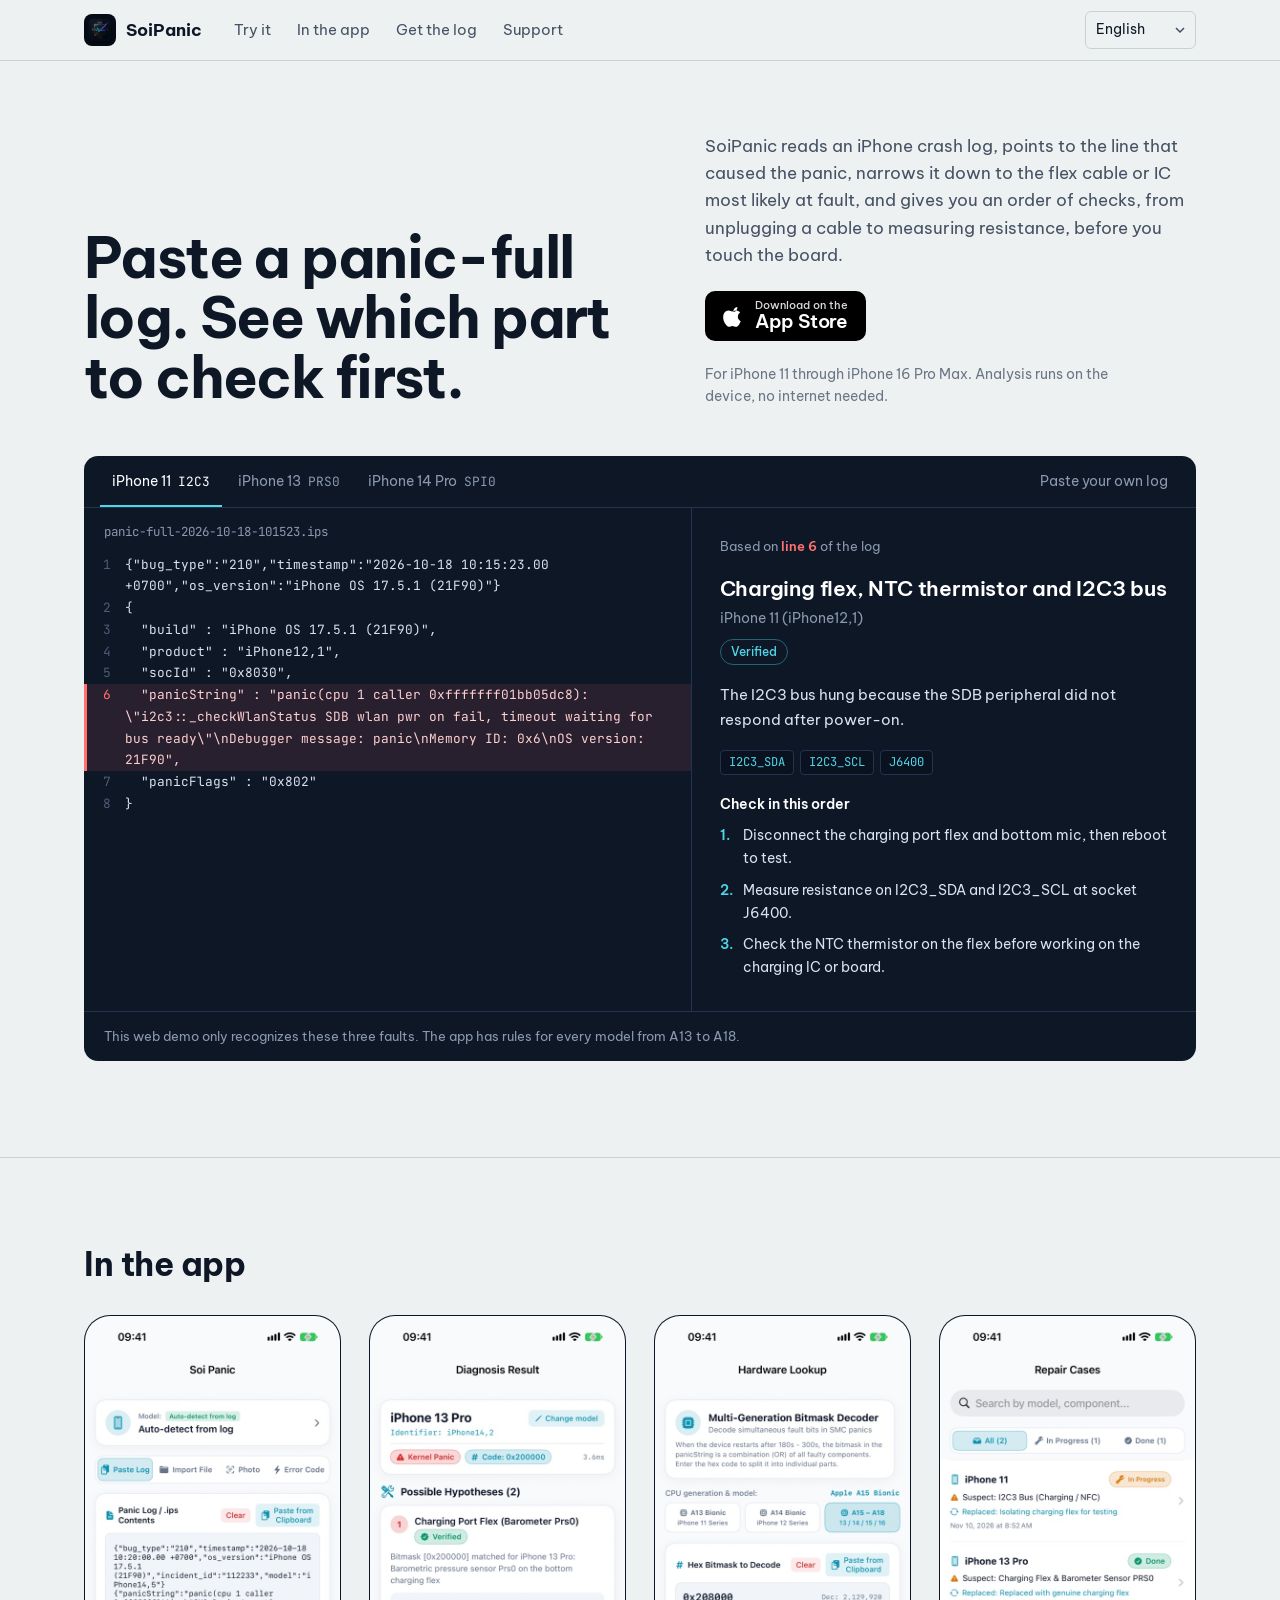
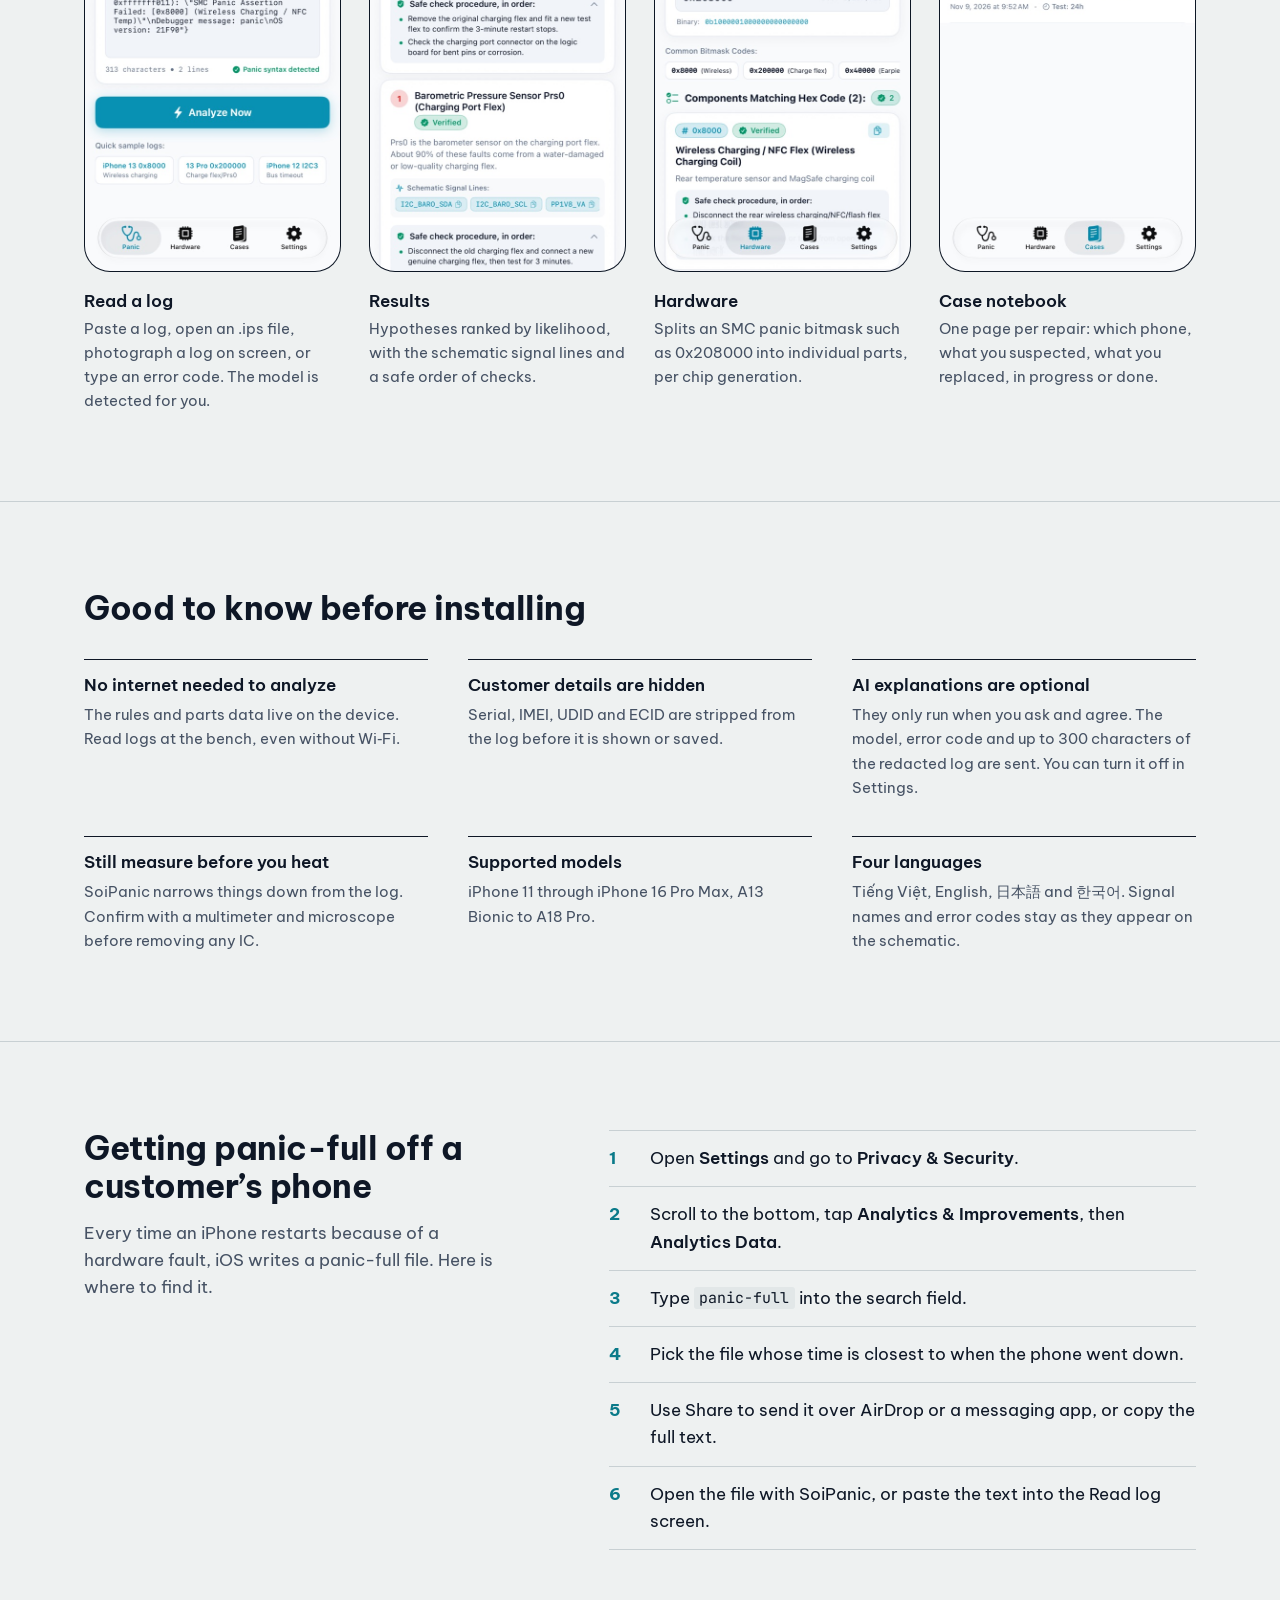
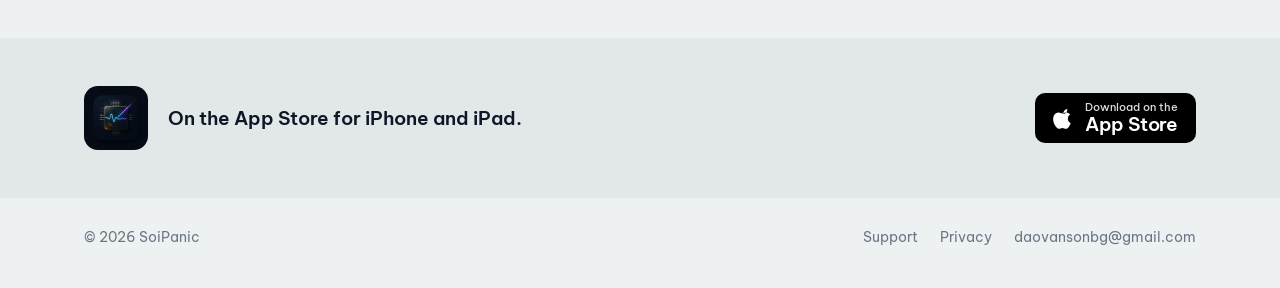
<file: index.html>
<!DOCTYPE html>
<html lang="vi">
<head>
  <meta charset="UTF-8">
  <meta name="viewport" content="width=device-width, initial-scale=1.0">
  <meta name="apple-itunes-app" content="app-id=6824146332">
  <title>SoiPanic – đọc log panic-full của iPhone, khoanh vùng linh kiện lỗi</title>
  <meta name="description" content="SoiPanic đọc log panic-full của iPhone, chỉ ra dòng lỗi, khoanh vùng cáp hoặc IC nghi vấn và gợi ý thứ tự kiểm tra an toàn. Dành cho thợ sửa điện thoại.">
  <meta name="theme-color" content="#EEF1F1">

  <meta property="og:type" content="website">
  <meta property="og:url" content="https://app-works-247.github.io/soipanic/">
  <meta property="og:title" content="SoiPanic – đọc log panic-full của iPhone">
  <meta property="og:description" content="Dán log panic-full, xem linh kiện nào cần kiểm tra trước.">
  <meta property="og:image" content="https://app-works-247.github.io/soipanic/assets/app_icon.png">
  <meta name="twitter:card" content="summary">

  <link rel="icon" type="image/svg+xml" href="assets/favicon.svg">
  <link rel="apple-touch-icon" href="assets/web/apple-touch-icon.png">
  <link rel="preconnect" href="https://fonts.googleapis.com">
  <link rel="preconnect" href="https://fonts.gstatic.com" crossorigin>
  <link href="https://fonts.googleapis.com/css2?family=Be+Vietnam+Pro:wght@400;500;600;700&family=JetBrains+Mono:wght@400;600&display=swap" rel="stylesheet">
  <link rel="stylesheet" href="css/style.css">
</head>
<body>
  <a class="skip" href="#main" data-i18n="skip">Bỏ qua, tới nội dung</a>

  <header class="site-header">
    <div class="wrap bar">
      <a href="index.html" class="brand">
        <img src="assets/web/icon-128.png" alt="" width="32" height="32">
        <span>SoiPanic</span>
      </a>

      <nav class="nav" id="siteNav" aria-label="Chính">
        <a href="#demo" data-i18n="nav_demo">Dùng thử</a>
        <a href="#app" data-i18n="nav_app">Trong ứng dụng</a>
        <a href="#get-log" data-i18n="nav_log">Lấy log</a>
        <a href="support.html" data-i18n="nav_support">Hỗ trợ</a>
      </nav>

      <div class="bar-end">
        <label class="lang">
          <span class="sr-only">Ngôn ngữ / Language</span>
          <select id="langSelect">
            <option value="vi">Tiếng Việt</option>
            <option value="en">English</option>
            <option value="ja">日本語</option>
            <option value="ko">한국어</option>
          </select>
        </label>
        <button class="nav-toggle" id="navToggle" aria-expanded="false" aria-controls="siteNav">
          <span class="sr-only">Menu</span>
          <svg width="22" height="22" viewBox="0 0 24 24" fill="none" stroke="currentColor" stroke-width="2" aria-hidden="true"><path d="M4 7h16M4 12h16M4 17h16"/></svg>
        </button>
      </div>
    </div>
  </header>

  <main id="main">
    <section class="hero">
      <div class="wrap hero-grid">
        <h1 data-i18n="hero_title">Dán log panic-full, xem linh kiện nào cần kiểm tra trước.</h1>
        <div class="hero-side">
          <p class="lede" data-i18n="hero_sub">SoiPanic đọc nhật ký sập nguồn của iPhone, chỉ ra dòng gây lỗi, khoanh vùng cáp hoặc IC nghi vấn và gợi ý thứ tự kiểm tra, từ tháo cáp tới đo trở kháng, trước khi phải đụng vào main.</p>
          <a class="store" href="https://apps.apple.com/app/id6824146332" target="_blank" rel="noopener">
            <svg viewBox="0 0 24 24" aria-hidden="true"><path d="M18.71 19.5c-.83 1.24-1.71 2.45-3.05 2.47-1.34.03-1.77-.79-3.29-.79-1.53 0-2 .77-3.27.82-1.31.05-2.3-1.32-3.14-2.53C4.25 17 2.94 12.45 4.7 9.39c.87-1.52 2.43-2.48 4.12-2.51 1.28-.02 2.5.87 3.29.87.78 0 2.26-1.07 3.81-.91.65.03 2.47.26 3.64 1.98-.09.06-2.17 1.28-2.15 3.81.03 3.02 2.65 4.03 2.68 4.04-.03.07-.42 1.44-1.38 2.83M15.97 6.84c.65-.82 1.1-1.95.97-3.08-1 .04-2.17.67-2.82 1.44-.58.67-1.08 1.83-.95 2.94 1.12.09 2.22-.57 2.8-1.3"/></svg>
            <span><small data-i18n="store_small">Tải trên</small> App Store</span>
          </a>
          <p class="fine" data-i18n="hero_fine">Cho iPhone 11 đến iPhone 16 Pro Max. Phân tích chạy ngay trên máy, không cần mạng.</p>
        </div>
      </div>

      <!-- Bàn soi log: điểm nhấn chính của trang -->
      <div class="wrap" id="demo">
        <div class="bench">
          <div class="bench-tabs" role="tablist" aria-label="Log mẫu">
            <button role="tab" aria-selected="true" data-sample="sample1">iPhone 11 <span>I2C3</span></button>
            <button role="tab" aria-selected="false" data-sample="sample2">iPhone 13 <span>PRS0</span></button>
            <button role="tab" aria-selected="false" data-sample="sample3">iPhone 14 Pro <span>SPI0</span></button>
            <button role="tab" aria-selected="false" data-sample="custom" data-i18n="demo_tab_paste">Dán log của bạn</button>
          </div>

          <div class="bench-body">
            <div class="log-pane">
              <div class="log-head">
                <span class="log-file" id="logFile">panic-full-2026-10-18-101523.ips</span>
                <button class="log-edit-btn" id="editBtn" hidden data-i18n="demo_edit">Sửa log</button>
              </div>
              <ol class="log-view" id="logView" aria-label="Nội dung log"></ol>
              <div class="log-edit" id="logEdit" hidden>
                <label class="sr-only" for="logInput" data-i18n="demo_input_label">Nội dung log panic-full</label>
                <textarea id="logInput" spellcheck="false" data-i18n-placeholder="demo_placeholder" placeholder="Dán toàn bộ nội dung tệp panic-full (.ips) vào đây"></textarea>
                <button class="btn" id="analyzeBtn" data-i18n="demo_analyze">Phân tích</button>
              </div>
            </div>

            <div class="diag-pane" id="diagPane" aria-live="polite"></div>
          </div>

          <p class="bench-foot" data-i18n="demo_foot">Bản demo trên web chỉ nhận ra ba mẫu lỗi này. Ứng dụng có bộ luật cho từng dòng máy, chip A13 đến A18.</p>
        </div>
      </div>
    </section>

    <section class="section" id="app">
      <div class="wrap">
        <h2 data-i18n="app_title">Trong ứng dụng</h2>
        <div class="screens">
          <figure>
            <img data-shot="1" src="assets/web/app-vi-1.jpg" width="533" height="1160" loading="lazy" alt="Màn hình dán log panic">
            <figcaption>
              <h3 data-i18n="shot1_t">Soi log</h3>
              <p data-i18n="shot1_d">Dán log, mở tệp .ips, chụp ảnh màn hình log hoặc gõ mã lỗi. Ứng dụng tự nhận dòng máy.</p>
            </figcaption>
          </figure>
          <figure>
            <img data-shot="2" src="assets/web/app-vi-2.jpg" width="533" height="1160" loading="lazy" alt="Màn hình kết quả chẩn đoán">
            <figcaption>
              <h3 data-i18n="shot2_t">Kết quả</h3>
              <p data-i18n="shot2_d">Các giả thuyết xếp theo khả năng, kèm đường tín hiệu trên sơ đồ và quy trình kiểm tra an toàn.</p>
            </figcaption>
          </figure>
          <figure>
            <img data-shot="4" src="assets/web/app-vi-4.jpg" width="533" height="1160" loading="lazy" alt="Màn hình giải mã bitmask phần cứng">
            <figcaption>
              <h3 data-i18n="shot3_t">Phần cứng</h3>
              <p data-i18n="shot3_d">Tách mã bitmask của SMC panic, ví dụ 0x208000, thành từng linh kiện theo thế hệ chip.</p>
            </figcaption>
          </figure>
          <figure>
            <img data-shot="5" src="assets/web/app-vi-5.jpg" width="533" height="1160" loading="lazy" alt="Màn hình sổ tay ca sửa">
            <figcaption>
              <h3 data-i18n="shot4_t">Sổ tay</h3>
              <p data-i18n="shot4_d">Mỗi ca một trang: máy nào, nghi gì, đã thay gì, đang sửa hay đã xong.</p>
            </figcaption>
          </figure>
        </div>
      </div>
    </section>

    <section class="section" id="notes">
      <div class="wrap">
        <h2 data-i18n="notes_title">Nên biết trước khi cài</h2>
        <div class="notes">
          <div>
            <h3 data-i18n="n1_t">Không cần mạng để phân tích</h3>
            <p data-i18n="n1_d">Bộ luật và dữ liệu linh kiện nằm sẵn trong máy. Soi log ngay tại bàn sửa, kể cả khi không có Wi‑Fi.</p>
          </div>
          <div>
            <h3 data-i18n="n2_t">Thông tin của khách được ẩn</h3>
            <p data-i18n="n2_d">Serial, IMEI, UDID và ECID bị xóa khỏi log trước khi hiển thị hay lưu lại.</p>
          </div>
          <div>
            <h3 data-i18n="n3_t">Giải thích bằng AI là tùy chọn</h3>
            <p data-i18n="n3_d">Chỉ chạy khi bạn bấm hỏi và đồng ý. Khi đó dòng máy, mã lỗi và tối đa 300 ký tự log đã ẩn thông tin được gửi đi. Tắt hẳn được trong Cài đặt.</p>
          </div>
          <div>
            <h3 data-i18n="n4_t">Vẫn phải đo trước khi khò</h3>
            <p data-i18n="n4_d">SoiPanic khoanh vùng dựa trên log. Hãy xác nhận bằng đồng hồ đo và kính hiển vi trước khi tháo IC.</p>
          </div>
          <div>
            <h3 data-i18n="n5_t">Dòng máy hỗ trợ</h3>
            <p data-i18n="n5_d">iPhone 11 đến iPhone 16 Pro Max, chip A13 Bionic đến A18 Pro.</p>
          </div>
          <div>
            <h3 data-i18n="n6_t">Bốn ngôn ngữ</h3>
            <p data-i18n="n6_d">Tiếng Việt, English, 日本語 và 한국어. Tên tín hiệu và mã lỗi giữ nguyên như trên sơ đồ.</p>
          </div>
        </div>
      </div>
    </section>

    <section class="section" id="get-log">
      <div class="wrap split">
        <div>
          <h2 data-i18n="log_title">Lấy tệp panic-full trên máy khách</h2>
          <p data-i18n="log_intro">Mỗi lần iPhone tự khởi động lại vì lỗi phần cứng, iOS ghi lại một tệp panic-full. Đây là cách tìm nó.</p>
        </div>
        <ol class="steps">
          <li data-i18n="log_s1">Mở <b>Cài đặt</b>, vào <b>Quyền riêng tư &amp; Bảo mật</b>.</li>
          <li data-i18n="log_s2">Cuộn xuống cuối, chọn <b>Phân tích &amp; Cải tiến</b>, rồi <b>Dữ liệu phân tích</b>.</li>
          <li data-i18n="log_s3">Gõ <code>panic-full</code> vào ô tìm kiếm.</li>
          <li data-i18n="log_s4">Chọn tệp có giờ gần nhất với lần máy sập nguồn.</li>
          <li data-i18n="log_s5">Bấm Chia sẻ để gửi tệp qua AirDrop hoặc Zalo, hoặc sao chép toàn bộ nội dung.</li>
          <li data-i18n="log_s6">Mở tệp bằng SoiPanic, hoặc dán nội dung vào màn hình Soi log.</li>
        </ol>
      </div>
    </section>

    <section class="closing">
      <div class="wrap closing-row">
        <img src="assets/web/icon-128.png" alt="" width="64" height="64">
        <p data-i18n="close_text">Có trên App Store cho iPhone và iPad.</p>
        <a class="store" href="https://apps.apple.com/app/id6824146332" target="_blank" rel="noopener">
          <svg viewBox="0 0 24 24" aria-hidden="true"><path d="M18.71 19.5c-.83 1.24-1.71 2.45-3.05 2.47-1.34.03-1.77-.79-3.29-.79-1.53 0-2 .77-3.27.82-1.31.05-2.3-1.32-3.14-2.53C4.25 17 2.94 12.45 4.7 9.39c.87-1.52 2.43-2.48 4.12-2.51 1.28-.02 2.5.87 3.29.87.78 0 2.26-1.07 3.81-.91.65.03 2.47.26 3.64 1.98-.09.06-2.17 1.28-2.15 3.81.03 3.02 2.65 4.03 2.68 4.04-.03.07-.42 1.44-1.38 2.83M15.97 6.84c.65-.82 1.1-1.95.97-3.08-1 .04-2.17.67-2.82 1.44-.58.67-1.08 1.83-.95 2.94 1.12.09 2.22-.57 2.8-1.3"/></svg>
          <span><small data-i18n="store_small">Tải trên</small> App Store</span>
        </a>
      </div>
    </section>
  </main>

  <footer class="site-footer">
    <div class="wrap foot">
      <p>© 2026 SoiPanic</p>
      <nav aria-label="Liên kết phụ">
        <a href="support.html" data-i18n="foot_support">Hỗ trợ</a>
        <a href="privacy.html" data-i18n="foot_privacy">Quyền riêng tư</a>
        <a href="mailto:daovansonbg@gmail.com">daovansonbg@gmail.com</a>
      </nav>
    </div>
  </footer>

  <script src="js/main.js"></script>
</body>
</html>
</file>
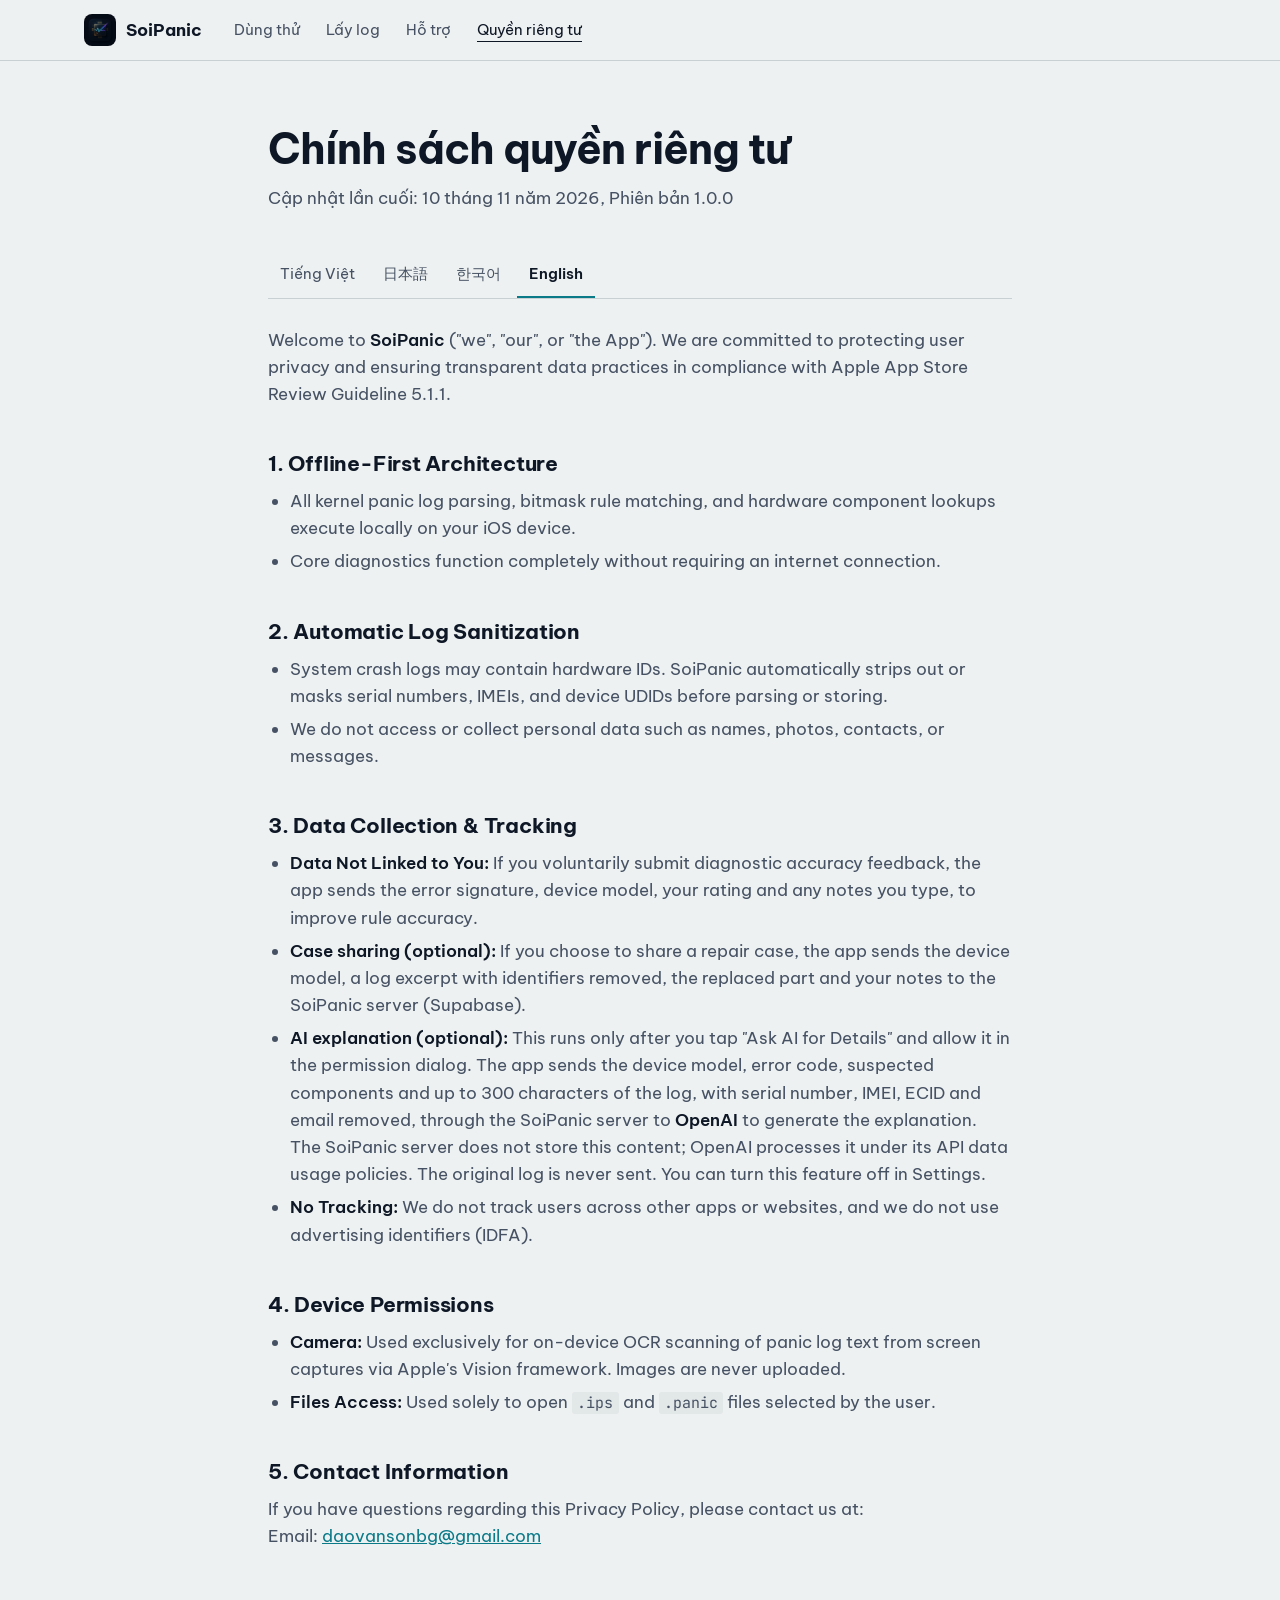
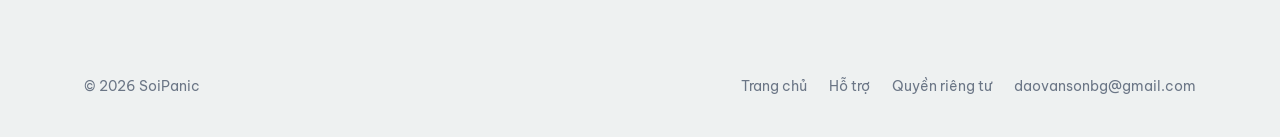
<file: privacy.html>
<!DOCTYPE html>
<html lang="vi">
<head>
  <meta charset="UTF-8">
  <meta name="viewport" content="width=device-width, initial-scale=1.0">
  <title>Chính Sách Quyền Riêng Tư | Privacy Policy - SoiPanic</title>

  <!-- SEO Meta Tags -->
  <meta name="description" content="Chính sách quyền riêng tư của ứng dụng SoiPanic. Cam kết bảo vệ dữ liệu khách hàng, xử lý ngoại tuyến và không thu thập thông tin định danh cá nhân.">
  <meta name="robots" content="index, follow">

  <!-- Favicon -->
  <link rel="icon" type="image/svg+xml" href="assets/favicon.svg">
  <link rel="apple-touch-icon" href="assets/web/apple-touch-icon.png">
  <meta name="theme-color" content="#EEF1F1">
  
  <!-- Google Fonts: Inter -->
  <link rel="preconnect" href="https://fonts.googleapis.com">
  <link rel="preconnect" href="https://fonts.gstatic.com" crossorigin>
  <link href="https://fonts.googleapis.com/css2?family=Be+Vietnam+Pro:wght@400;500;600;700&family=JetBrains+Mono:wght@400;600&display=swap" rel="stylesheet">

  <!-- Stylesheet -->
  <link rel="stylesheet" href="css/style.css">
</head>
<body>

  <a class="skip" href="#main">Bỏ qua, tới nội dung</a>

  <header class="site-header">
    <div class="wrap bar">
      <a href="index.html" class="brand">
        <img src="assets/web/icon-128.png" alt="" width="32" height="32">
        <span>SoiPanic</span>
      </a>
      <nav class="nav" id="siteNav" aria-label="Chính">
        <a href="index.html#demo">Dùng thử</a>
        <a href="index.html#get-log">Lấy log</a>
        <a href="support.html">Hỗ trợ</a>
        <a href="privacy.html" aria-current="page">Quyền riêng tư</a>
      </nav>
      <div class="bar-end">
        <button class="nav-toggle" id="navToggle" aria-expanded="false" aria-controls="siteNav">
          <span class="sr-only">Menu</span>
          <svg width="22" height="22" viewBox="0 0 24 24" fill="none" stroke="currentColor" stroke-width="2" aria-hidden="true"><path d="M4 7h16M4 12h16M4 17h16"/></svg>
        </button>
      </div>
    </div>
  </header>

  <main id="main" class="doc">
    <h1>Chính sách quyền riêng tư</h1>
    <p class="lede">Cập nhật lần cuối: 10 tháng 11 năm 2026, Phiên bản 1.0.0</p>

    <div class="tabs" role="tablist" aria-label="Ngôn ngữ / Language">
      <button role="tab" data-policy="vi" aria-selected="true">Tiếng Việt</button>
      <button role="tab" data-policy="ja" aria-selected="false">日本語</button>
      <button role="tab" data-policy="ko" aria-selected="false">한국어</button>
      <button role="tab" data-policy="en" aria-selected="false">English</button>
    </div>


        <!-- Vietnamese Version -->
        <div id="policy-vi" class="policy" lang="vi">
          <p>
            Chào mừng bạn đến với <strong>SoiPanic</strong> ("chúng tôi", "ứng dụng"). Chúng tôi cam kết bảo vệ quyền riêng tư và dữ liệu cá nhân của người dùng cũng như khách hàng của bạn. Chính sách này giải thích cách thức ứng dụng xử lý dữ liệu khi bạn sử dụng dịch vụ chẩn đoán nhật ký lỗi trên iOS.
          </p>

          <h2>1. Triết Lý Thiết Kế Ưu Tiên Ngoại Tuyến (Offline-First)</h2>
          <p>
            SoiPanic được thiết kế nhằm phục vụ kỹ thuật viên sửa chữa phần cứng điện thoại di động:
          </p>
          <ul>
            <li>Toàn bộ bộ máy phân tích cú pháp (Parser) và luật chẩn đoán lỗi (Rule Engine) chạy trực tiếp trên thiết bị của bạn.</li>
            <li>Ứng dụng <strong>không yêu cầu kết nối mạng</strong> để thực hiện các thao tác quét OCR, dán log, tra cứu mã lỗi hay lưu trữ ca sửa chữa.</li>
          </ul>

          <h2>2. Tự Động Làm Sạch Dữ Liệu Nhạy Cảm (Log Sanitization)</h2>
          <p>
            Trong các tệp nhật ký hệ thống (kernel panic log) của Apple thường có thể chứa các thông tin liên quan đến định danh phần cứng. SoiPanic tích hợp sẵn cơ chế khử khuẩn dữ liệu tự động (Sanitizer):
          </p>
          <ul>
            <li>Tự động loại bỏ hoặc ẩn (masking) các chuỗi số Serial Number, IMEI, UDID, ECID của thiết bị trước khi hiển thị hoặc lưu trữ.</li>
            <li>Chúng tôi <strong>không bao giờ</strong> trích xuất, lưu trữ hay chia sẻ thông tin cá nhân của chủ sở hữu điện thoại (như tên, danh bạ, ảnh, email, tin nhắn).</li>
          </ul>

          <h2>3. Dữ Liệu Chúng Tôi Thu Thập (Nếu Có)</h2>
          <p>
            SoiPanic tuân thủ nghiêm ngặt chuẩn mực về dữ liệu của Apple App Store:
          </p>
          <ul>
            <li><strong>Dữ liệu không liên kết với danh tính của bạn (Data Not Linked to You):</strong> Nếu bạn chủ động bấm gửi "Phản hồi độ chính xác" cho một ca chẩn đoán, ứng dụng gửi mã lỗi kỹ thuật, model máy, đánh giá đúng/sai và ghi chú bạn tự nhập (nếu có) để cải thiện bộ luật.</li>
            <li><strong>Chia sẻ ca sửa (tuỳ chọn):</strong> Khi bạn chủ động chia sẻ một ca sửa, ứng dụng gửi model máy, đoạn trích log đã ẩn thông tin định danh, linh kiện đã thay và ghi chú của bạn lên máy chủ của SoiPanic (Supabase).</li>
            <li><strong>Giải thích bằng AI (tuỳ chọn):</strong> Tính năng chỉ chạy khi bạn bấm "Hỏi AI Chuyên Sâu" và đồng ý trong hộp thoại xin phép. Ứng dụng gửi model máy, mã lỗi, danh sách linh kiện nghi lỗi và tối đa 300 ký tự log đã ẩn Serial, IMEI, ECID, email qua máy chủ SoiPanic tới <strong>OpenAI</strong> để tạo phần giải thích. Máy chủ SoiPanic không lưu nội dung này; OpenAI xử lý theo chính sách dữ liệu API của OpenAI. Log gốc không bao giờ được gửi. Bạn có thể tắt tính năng này trong Cài đặt.</li>
            <li><strong>Không sử dụng để theo dõi (No Tracking):</strong> Chúng tôi không sử dụng bất kỳ thư viện quảng cáo hay công cụ theo dõi hành vi liên ứng dụng nào (Không dùng IDFA).</li>
          </ul>

          <h2>4. Quyền Truy Cập Thiết Bị</h2>
          <p>Ứng dụng chỉ yêu cầu các quyền thực sự cần thiết cho tính năng:</p>
          <ul>
            <li><strong>Camera:</strong> Chỉ kích hoạt khi bạn sử dụng tính năng quét mã OCR để nhận diện chữ trên màn hình log. Hình ảnh chụp được xử lý trực tiếp trên RAM bằng Apple Vision Framework và không bị lưu trữ hay tải lên máy chủ.</li>
            <li><strong>Truy cập Tệp (File Access):</strong> Dùng để mở tệp log định dạng <code>.ips</code> hoặc <code>.panic</code> mà bạn chủ động chọn từ ứng dụng Files.</li>
          </ul>

          <h2>5. Quyền Của Người Dùng & Lưu Trữ Dữ Liệu</h2>
          <p>
            Mọi hồ sơ sửa chữa (Cases) và lịch sử chẩn đoán được lưu trên bộ nhớ cục bộ của máy (Local Storage) thông qua cơ chế mã hóa của hệ điều hành iOS. Bạn có toàn quyền xem, chỉnh sửa hoặc xóa vĩnh viễn các hồ sơ này bất kỳ lúc nào ngay trong mục Cài đặt của ứng dụng.
          </p>

          <h2>6. Liên Hệ Với Chúng Tôi</h2>
          <p>
            Nếu bạn có bất kỳ thắc mắc hoặc yêu cầu nào liên quan đến chính sách quyền riêng tư này, vui lòng liên hệ qua email:
          </p>
          <p>
            <strong>Email hỗ trợ:</strong> <a href="mailto:daovansonbg@gmail.com">daovansonbg@gmail.com</a><br>
            <strong>Kho mã nguồn:</strong> <a href="https://github.com/app-works-247/soipanic" target="_blank" rel="noopener">github.com/app-works-247/soipanic</a>
          </p>
        </div>

        <!-- Japanese Version -->
        <div id="policy-ja" class="policy" lang="ja" hidden>
          <p>
            <strong>SoiPanic</strong>（以下「本アプリ」）は、ユーザーおよびエンドユーザーのプライバシー保護を最優先事項として設計されています。本プライバシーポリシーでは、本アプリがどのようにデータを処理するかをご説明します。
          </p>

          <h2>1. ローカル処理・オフライン設計方針</h2>
          <ul>
            <li>本アプリのカーネルパニックログ構文解析およびハードウェア障害ルールエンジンは、お客様の端末（iOS端末）上で完全にオフラインで動作します。</li>
            <li>パニックログの分析、OCR文字認識、ハードウェア検索を実行する際に、外部サーバーへの通信は発生しません。</li>
          </ul>

          <h2>2. 機密情報の自動マスキング（サニタイズ）</h2>
          <ul>
            <li>パニックログ内に含まれ得る端末固有の識別情報（シリアル番号、UDID、IMEIなど）は、アプリ内部のサニタイザー機能により自動的にマスキング・削除されます。</li>
            <li>お客様の個人情報（氏名、連絡先、写真、メッセージ等）を取得・保存・共有することは一切ありません。</li>
          </ul>

          <h2>3. 収集されるデータ（該当する場合）</h2>
          <ul>
            <li><strong>個人と紐付けられないデータ：</strong> 診断精度向上のためにユーザーが任意でフィードバックを送信した場合にのみ、障害コード、機種、正誤判定、ユーザーが入力したメモ（任意）が送信されます。</li>
            <li><strong>修理事例の共有（任意）：</strong> 修理事例を共有した場合、機種、識別情報を除去したログ抜粋、交換部品、メモがSoiPanicのサーバー（Supabase）に送信されます。</li>
            <li><strong>AI解説（任意）：</strong> 「AIに詳細を聞く」を押し、確認ダイアログで許可した場合のみ動作します。機種、エラーコード、疑わしい部品、シリアル番号・IMEI・ECID・メールアドレスを除去したログ最大300文字が、SoiPanicサーバー経由で<strong>OpenAI</strong>に送信され、解説が生成されます。SoiPanicサーバーはこの内容を保存せず、OpenAIはOpenAIのAPIデータポリシーに従って処理します。元のログは送信されません。この機能は設定でオフにできます。</li>
            <li><strong>トラッキングの不使用：</strong> 本アプリはIDFAなどの広告識別子を利用したトラッキングを行いません。</li>
          </ul>

          <h2>4. デバイスへのアクセス権限</h2>
          <ul>
            <li><strong>カメラ権限：</strong> パニックログ画面のOCR読み取り機能でのみ使用されます。画像は端末内でVisionフレームワークによりリアルタイム処理され、外部送信されません。</li>
          </ul>

          <h2>5. お問い合わせ</h2>
          <p>
            プライバシーに関するお問い合わせは、下記までご連絡ください。<br>
            Eメール：<a href="mailto:daovansonbg@gmail.com">daovansonbg@gmail.com</a>
          </p>
        </div>

        <!-- Korean Version -->
        <div id="policy-ko" class="policy" lang="ko" hidden>
          <p>
            <strong>SoiPanic</strong>(이하 "본 앱")은 사용자의 개인정보와 고객 데이터를 소중히 보호하며, Apple의 App Store 개인정보 보호 가이드라인을 철저히 준수합니다.
          </p>

          <h2>1. 오프라인 우선 설계 (Offline-First)</h2>
          <ul>
            <li>패닉 로그 분석 및 고장 진단 규칙 엔진은 사용자의 기기 내에서 100% 로컬로 작동합니다.</li>
            <li>인터넷 연결 없이도 로그 분석, OCR 문자 인식, 하드웨어 회로 검색 기능이 원활히 실행됩니다.</li>
          </ul>

          <h2>2. 기기 식별 정보의 자동 비식별화 (Sanitization)</h2>
          <ul>
            <li>로그 내에 포함될 수 있는 일련번호(Serial Number), IMEI, UDID 등 기기 고유 식별자는 내부 필터를 통해 자동으로 마스킹 처리됩니다.</li>
            <li>사용자의 이름, 연락처, 사진 등 개인 데이터를 일체 수집하거나 전송하지 않습니다.</li>
          </ul>

          <h2>3. 데이터 수집 및 추적 금지</h2>
          <ul>
            <li><strong>식별되지 않는 진단 데이터:</strong> 진단 정확도 피드백을 자발적으로 제출할 때에만 오류 코드, 기기 모델, 평가 결과 및 사용자가 입력한 메모(선택)가 전송됩니다.</li>
            <li><strong>수리 사례 공유(선택):</strong> 수리 사례를 공유하면 기기 모델, 식별 정보를 제거한 로그 일부, 교체 부품, 메모가 SoiPanic 서버(Supabase)로 전송됩니다.</li>
            <li><strong>AI 설명(선택):</strong> "AI 정밀 분석"을 누르고 확인 창에서 허용한 경우에만 작동합니다. 기기 모델, 오류 코드, 의심 부품, 시리얼·IMEI·ECID·이메일을 제거한 최대 300자의 로그가 SoiPanic 서버를 거쳐 <strong>OpenAI</strong>로 전송되어 설명을 생성합니다. SoiPanic 서버는 이 내용을 저장하지 않으며, OpenAI는 OpenAI API 데이터 정책에 따라 처리합니다. 원본 로그는 전송되지 않습니다. 설정에서 이 기능을 끌 수 있습니다.</li>
            <li><strong>추적(Tracking) 없음:</strong> 본 앱은 광고 목적의 추적이나 서드파티 광고 라이브러리를 포함하지 않습니다.</li>
          </ul>

          <h2>4. 문의처</h2>
          <p>
            개인정보 보호와 관련된 문의사항은 아래 연락처로 문의해 주시기 바랍니다.<br>
            이메일: <a href="mailto:daovansonbg@gmail.com">daovansonbg@gmail.com</a>
          </p>
        </div>

        <!-- English Version -->
        <div id="policy-en" class="policy" lang="en" hidden>
          <p>
            Welcome to <strong>SoiPanic</strong> ("we", "our", or "the App"). We are committed to protecting user privacy and ensuring transparent data practices in compliance with Apple App Store Review Guideline 5.1.1.
          </p>

          <h2>1. Offline-First Architecture</h2>
          <ul>
            <li>All kernel panic log parsing, bitmask rule matching, and hardware component lookups execute locally on your iOS device.</li>
            <li>Core diagnostics function completely without requiring an internet connection.</li>
          </ul>

          <h2>2. Automatic Log Sanitization</h2>
          <ul>
            <li>System crash logs may contain hardware IDs. SoiPanic automatically strips out or masks serial numbers, IMEIs, and device UDIDs before parsing or storing.</li>
            <li>We do not access or collect personal data such as names, photos, contacts, or messages.</li>
          </ul>

          <h2>3. Data Collection & Tracking</h2>
          <ul>
            <li><strong>Data Not Linked to You:</strong> If you voluntarily submit diagnostic accuracy feedback, the app sends the error signature, device model, your rating and any notes you type, to improve rule accuracy.</li>
            <li><strong>Case sharing (optional):</strong> If you choose to share a repair case, the app sends the device model, a log excerpt with identifiers removed, the replaced part and your notes to the SoiPanic server (Supabase).</li>
            <li><strong>AI explanation (optional):</strong> This runs only after you tap "Ask AI for Details" and allow it in the permission dialog. The app sends the device model, error code, suspected components and up to 300 characters of the log, with serial number, IMEI, ECID and email removed, through the SoiPanic server to <strong>OpenAI</strong> to generate the explanation. The SoiPanic server does not store this content; OpenAI processes it under its API data usage policies. The original log is never sent. You can turn this feature off in Settings.</li>
            <li><strong>No Tracking:</strong> We do not track users across other apps or websites, and we do not use advertising identifiers (IDFA).</li>
          </ul>

          <h2>4. Device Permissions</h2>
          <ul>
            <li><strong>Camera:</strong> Used exclusively for on-device OCR scanning of panic log text from screen captures via Apple's Vision framework. Images are never uploaded.</li>
            <li><strong>Files Access:</strong> Used solely to open <code>.ips</code> and <code>.panic</code> files selected by the user.</li>
          </ul>

          <h2>5. Contact Information</h2>
          <p>
            If you have questions regarding this Privacy Policy, please contact us at:<br>
            Email: <a href="mailto:daovansonbg@gmail.com">daovansonbg@gmail.com</a>
          </p>
        </div>

  </main>

  <footer class="site-footer">
    <div class="wrap foot">
      <p>© 2026 SoiPanic</p>
      <nav aria-label="Liên kết phụ">
        <a href="index.html">Trang chủ</a>
        <a href="support.html">Hỗ trợ</a>
        <a href="privacy.html">Quyền riêng tư</a>
        <a href="mailto:daovansonbg@gmail.com">daovansonbg@gmail.com</a>
      </nav>
    </div>
  </footer>

  <script>
    (function () {
      var b = document.getElementById('navToggle'), n = document.getElementById('siteNav');
      b.addEventListener('click', function () { b.setAttribute('aria-expanded', String(n.classList.toggle('open'))); });
    })();
    (function () {
      var tabs = document.querySelectorAll('[data-policy]');
      function show(lang) {
        tabs.forEach(function (t) { t.setAttribute('aria-selected', String(t.dataset.policy === lang)); });
        document.querySelectorAll('.policy').forEach(function (sec) { sec.hidden = sec.id !== 'policy-' + lang; });
      }
      tabs.forEach(function (t) { t.addEventListener('click', function () { show(t.dataset.policy); }); });
      var saved = null;
      try { saved = localStorage.getItem('soipanic_lang'); } catch (e) {}
      var nav = (navigator.language || '').slice(0, 2);
      var pick = saved || (['vi', 'ja', 'ko'].indexOf(nav) >= 0 ? nav : (nav ? 'en' : 'vi'));
      if (document.getElementById('policy-' + pick)) show(pick);
    })();
  </script>
</body>
</html>
</file>
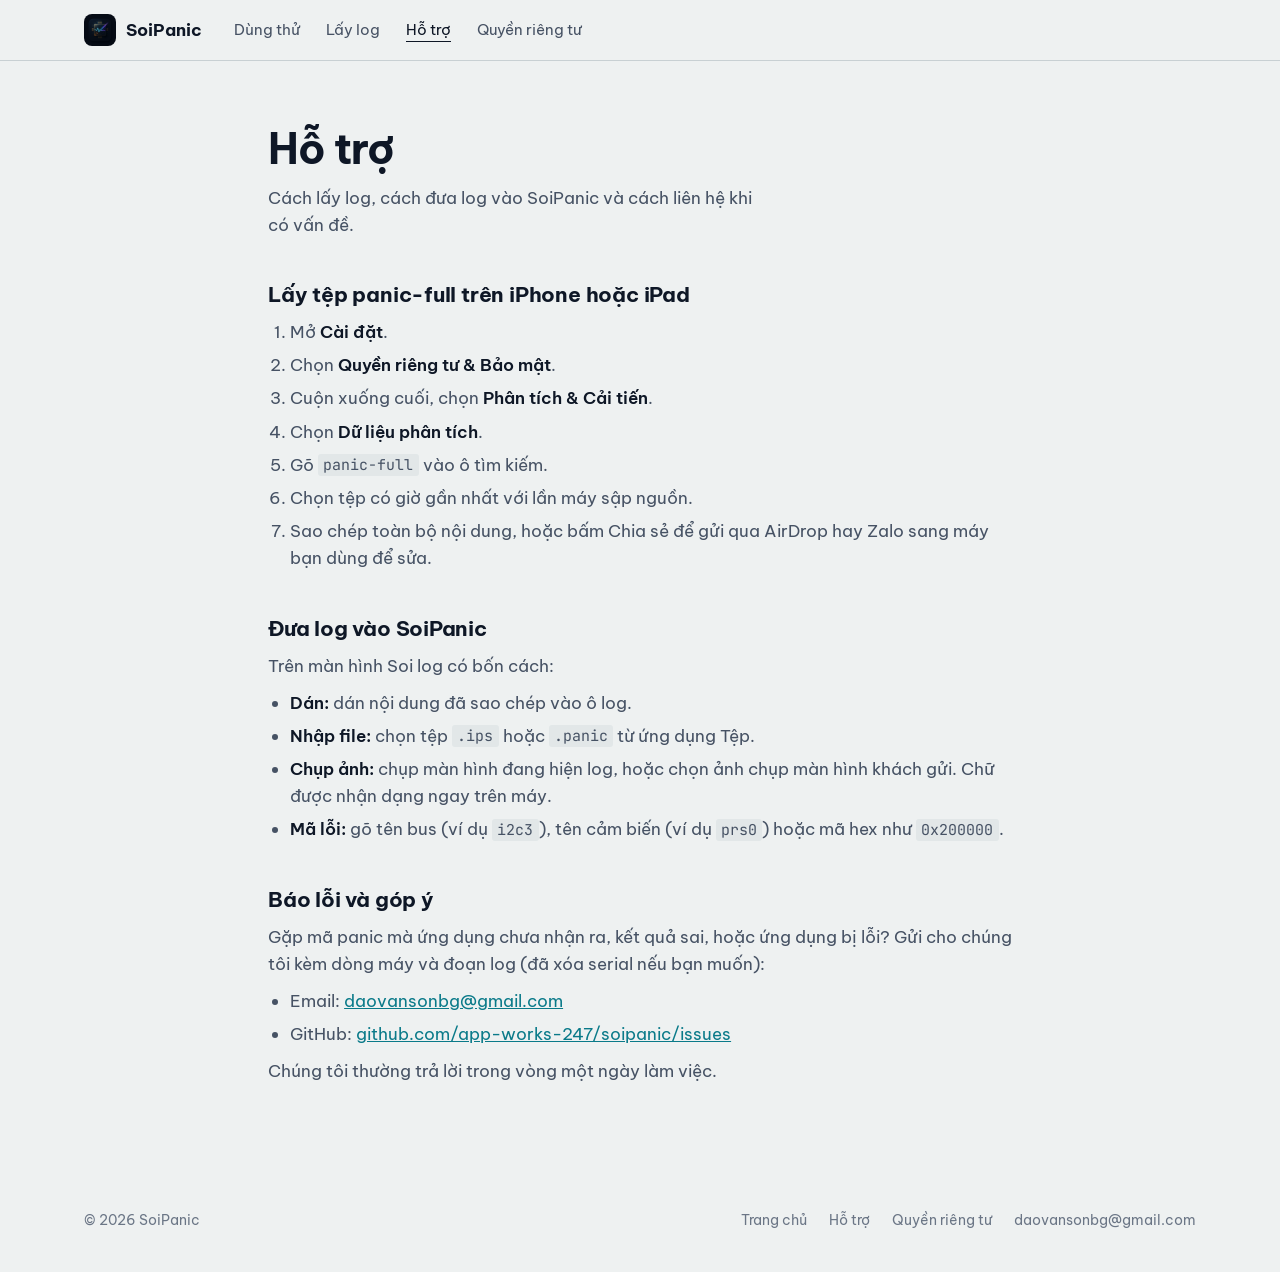
<file: support.html>
<!DOCTYPE html>
<html lang="vi">
<head>
  <meta charset="UTF-8">
  <meta name="viewport" content="width=device-width, initial-scale=1.0">
  <meta name="apple-itunes-app" content="app-id=6824146332">
  <title>Hỗ trợ – SoiPanic</title>
  <meta name="description" content="Cách lấy log panic-full trên iPhone, cách nhập log vào SoiPanic và cách liên hệ khi cần trợ giúp.">
  <meta name="theme-color" content="#EEF1F1">
  <link rel="icon" type="image/svg+xml" href="assets/favicon.svg">
  <link rel="apple-touch-icon" href="assets/web/apple-touch-icon.png">
  <link rel="preconnect" href="https://fonts.googleapis.com">
  <link rel="preconnect" href="https://fonts.gstatic.com" crossorigin>
  <link href="https://fonts.googleapis.com/css2?family=Be+Vietnam+Pro:wght@400;500;600;700&family=JetBrains+Mono:wght@400;600&display=swap" rel="stylesheet">
  <link rel="stylesheet" href="css/style.css">
</head>
<body>
  <a class="skip" href="#main">Bỏ qua, tới nội dung</a>

  <header class="site-header">
    <div class="wrap bar">
      <a href="index.html" class="brand">
        <img src="assets/web/icon-128.png" alt="" width="32" height="32">
        <span>SoiPanic</span>
      </a>
      <nav class="nav" id="siteNav" aria-label="Chính">
        <a href="index.html#demo">Dùng thử</a>
        <a href="index.html#get-log">Lấy log</a>
        <a href="support.html" aria-current="page">Hỗ trợ</a>
        <a href="privacy.html">Quyền riêng tư</a>
      </nav>
      <div class="bar-end">
        <button class="nav-toggle" id="navToggle" aria-expanded="false" aria-controls="siteNav">
          <span class="sr-only">Menu</span>
          <svg width="22" height="22" viewBox="0 0 24 24" fill="none" stroke="currentColor" stroke-width="2" aria-hidden="true"><path d="M4 7h16M4 12h16M4 17h16"/></svg>
        </button>
      </div>
    </div>
  </header>

  <main id="main" class="doc">
    <h1>Hỗ trợ</h1>
    <p class="lede">Cách lấy log, cách đưa log vào SoiPanic và cách liên hệ khi có vấn đề.</p>

    <h2 id="get-log">Lấy tệp panic-full trên iPhone hoặc iPad</h2>
    <ol>
      <li>Mở <strong>Cài đặt</strong>.</li>
      <li>Chọn <strong>Quyền riêng tư &amp; Bảo mật</strong>.</li>
      <li>Cuộn xuống cuối, chọn <strong>Phân tích &amp; Cải tiến</strong>.</li>
      <li>Chọn <strong>Dữ liệu phân tích</strong>.</li>
      <li>Gõ <code>panic-full</code> vào ô tìm kiếm.</li>
      <li>Chọn tệp có giờ gần nhất với lần máy sập nguồn.</li>
      <li>Sao chép toàn bộ nội dung, hoặc bấm Chia sẻ để gửi qua AirDrop hay Zalo sang máy bạn dùng để sửa.</li>
    </ol>

    <h2>Đưa log vào SoiPanic</h2>
    <p>Trên màn hình Soi log có bốn cách:</p>
    <ul>
      <li><strong>Dán:</strong> dán nội dung đã sao chép vào ô log.</li>
      <li><strong>Nhập file:</strong> chọn tệp <code>.ips</code> hoặc <code>.panic</code> từ ứng dụng Tệp.</li>
      <li><strong>Chụp ảnh:</strong> chụp màn hình đang hiện log, hoặc chọn ảnh chụp màn hình khách gửi. Chữ được nhận dạng ngay trên máy.</li>
      <li><strong>Mã lỗi:</strong> gõ tên bus (ví dụ <code>i2c3</code>), tên cảm biến (ví dụ <code>prs0</code>) hoặc mã hex như <code>0x200000</code>.</li>
    </ul>

    <h2>Báo lỗi và góp ý</h2>
    <p>Gặp mã panic mà ứng dụng chưa nhận ra, kết quả sai, hoặc ứng dụng bị lỗi? Gửi cho chúng tôi kèm dòng máy và đoạn log (đã xóa serial nếu bạn muốn):</p>
    <ul>
      <li>Email: <a href="mailto:daovansonbg@gmail.com">daovansonbg@gmail.com</a></li>
      <li>GitHub: <a href="https://github.com/app-works-247/soipanic/issues" target="_blank" rel="noopener">github.com/app-works-247/soipanic/issues</a></li>
    </ul>
    <p>Chúng tôi thường trả lời trong vòng một ngày làm việc.</p>
  </main>

  <footer class="site-footer">
    <div class="wrap foot">
      <p>© 2026 SoiPanic</p>
      <nav aria-label="Liên kết phụ">
        <a href="index.html">Trang chủ</a>
        <a href="support.html">Hỗ trợ</a>
        <a href="privacy.html">Quyền riêng tư</a>
        <a href="mailto:daovansonbg@gmail.com">daovansonbg@gmail.com</a>
      </nav>
    </div>
  </footer>

  <script>
    (function () {
      var b = document.getElementById('navToggle'), n = document.getElementById('siteNav');
      b.addEventListener('click', function () { b.setAttribute('aria-expanded', String(n.classList.toggle('open'))); });
    })();
  </script>
</body>
</html>
</file>
<file: css/style.css>
/* SoiPanic – landing, support, privacy */

:root {
  --paper: #eef1f1;
  --paper-2: #e2e7e8;
  --ink: #0e1726;
  --ink-2: #465264;
  --ink-3: #6b7686;
  --rule: #c8d0d3;
  --fault: #c93434;
  --signal: #0a7a89;

  /* the bench = the app's own navy */
  --bench: #0e1726;
  --bench-2: #132036;
  --bench-line: #24344f;
  --bench-text: #d9e2ee;
  --bench-dim: #8a99ae;
  --bench-fault: #ff7070;
  --bench-signal: #4fd5e5;

  --sans: "Be Vietnam Pro", "Hiragino Sans", "Apple SD Gothic Neo", "Noto Sans JP", "Noto Sans KR", system-ui, sans-serif;
  --mono: "JetBrains Mono", ui-monospace, "SF Mono", Menlo, monospace;

  --wrap: 1160px;
}

*, *::before, *::after { box-sizing: border-box; }
* { margin: 0; }
[hidden] { display: none !important; }

html { scroll-behavior: smooth; scroll-padding-top: 72px; -webkit-text-size-adjust: 100%; }
@media (prefers-reduced-motion: reduce) { html { scroll-behavior: auto; } }

body {
  font-family: var(--sans);
  font-size: 1.0625rem;
  line-height: 1.6;
  color: var(--ink);
  background: var(--paper);
  -webkit-font-smoothing: antialiased;
}

img { display: block; max-width: 100%; height: auto; }
a { color: inherit; }
b, strong { font-weight: 600; }
code { font-family: var(--mono); font-size: 0.88em; background: var(--paper-2); padding: 0.1em 0.35em; border-radius: 3px; }

:focus-visible { outline: 2px solid var(--signal); outline-offset: 3px; border-radius: 2px; }

.sr-only {
  position: absolute; width: 1px; height: 1px; padding: 0; margin: -1px;
  overflow: hidden; clip: rect(0 0 0 0); white-space: nowrap; border: 0;
}
.skip { position: absolute; left: 16px; top: -48px; background: var(--ink); color: #fff; padding: 8px 14px; z-index: 50; text-decoration: none; }
.skip:focus { top: 12px; }

.wrap { width: 100%; max-width: var(--wrap); margin: 0 auto; padding: 0 24px; }

h1, h2, h3 { font-weight: 700; line-height: 1.15; letter-spacing: -0.015em; }
h2 { font-size: clamp(1.6rem, 2.6vw, 2.05rem); margin-bottom: 32px; }
h3 { font-size: 1.0625rem; font-weight: 600; letter-spacing: 0; line-height: 1.35; }

/* ---------- header ---------- */
.site-header {
  position: sticky; top: 0; z-index: 20;
  background: color-mix(in srgb, var(--paper) 94%, transparent);
  border-bottom: 1px solid var(--rule);
}
.bar { display: flex; align-items: center; gap: 32px; height: 60px; }
.brand { display: flex; align-items: center; gap: 10px; font-weight: 700; font-size: 1.05rem; text-decoration: none; }
.brand img { border-radius: 8px; }
.nav { display: flex; gap: 26px; font-size: 0.94rem; }
.nav a { text-decoration: none; color: var(--ink-2); padding: 4px 0; }
.nav a:hover, .nav a[aria-current] { color: var(--ink); text-decoration: underline; text-underline-offset: 6px; text-decoration-thickness: 1px; }
.bar-end { margin-left: auto; display: flex; align-items: center; gap: 8px; }

.lang select {
  font: inherit; font-size: 0.9rem; color: var(--ink);
  background: transparent; border: 1px solid var(--rule); border-radius: 6px;
  padding: 6px 28px 6px 10px; cursor: pointer;
  appearance: none;
  background-image: url("data:image/svg+xml,%3Csvg xmlns='http://www.w3.org/2000/svg' width='10' height='6'%3E%3Cpath d='M1 1l4 4 4-4' fill='none' stroke='%23465264' stroke-width='1.5'/%3E%3C/svg%3E");
  background-repeat: no-repeat; background-position: right 10px center;
}
.nav-toggle { display: none; background: none; border: 0; color: var(--ink); padding: 6px; cursor: pointer; }

/* ---------- buttons ---------- */
.btn {
  font: inherit; font-weight: 600; font-size: 0.95rem;
  background: var(--bench-signal); color: var(--bench);
  border: 0; border-radius: 8px; padding: 10px 18px; cursor: pointer;
}
.btn:hover { background: #7ae3ef; }

.store {
  display: inline-flex; align-items: center; gap: 10px;
  background: #000; color: #fff; text-decoration: none;
  border-radius: 10px; padding: 9px 18px 9px 14px;
  font-weight: 600; font-size: 1.2rem; line-height: 1.05; letter-spacing: -0.01em;
}
.store svg { width: 26px; height: 26px; fill: currentColor; }
.store small { display: block; font-size: 0.68rem; font-weight: 500; letter-spacing: 0; opacity: 0.85; }
.store:hover { background: #1c1c1e; }

/* ---------- hero ---------- */
.hero { padding: 72px 0 96px; }
.hero-grid {
  display: grid; grid-template-columns: 1.15fr 1fr; gap: 56px;
  align-items: end; margin-bottom: 48px;
}
.hero h1 { font-size: clamp(2.3rem, 4.8vw, 3.55rem); line-height: 1.06; letter-spacing: -0.028em; max-width: 15ch; }
.hero-side { display: grid; gap: 22px; justify-items: start; }
.lede { color: var(--ink-2); max-width: 46ch; }
.fine { font-size: 0.88rem; color: var(--ink-3); max-width: 46ch; }

/* ---------- bench (demo) ---------- */
.bench { background: var(--bench); color: var(--bench-text); border-radius: 14px; overflow: hidden; }

.bench-tabs { display: flex; gap: 4px; padding: 0 16px; border-bottom: 1px solid var(--bench-line); overflow-x: auto; scrollbar-width: none; }
.bench-tabs button {
  font: inherit; font-size: 0.9rem; color: var(--bench-dim); white-space: nowrap;
  background: none; border: 0; border-bottom: 2px solid transparent;
  padding: 14px 12px 12px; cursor: pointer;
}
.bench-tabs button span { font-family: var(--mono); font-size: 0.8rem; margin-left: 4px; }
.bench-tabs button:hover { color: var(--bench-text); }
.bench-tabs button[aria-selected="true"] { color: #fff; border-bottom-color: var(--bench-signal); }
.bench-tabs button[data-sample="custom"] { margin-left: auto; }

.bench-body { display: grid; grid-template-columns: 1.2fr 1fr; min-height: 420px; }

.log-pane { display: flex; flex-direction: column; min-width: 0; }
.log-head { padding: 14px 20px 0; display: flex; justify-content: space-between; align-items: baseline; gap: 12px; }
.log-edit-btn { font: inherit; font-size: 0.82rem; color: var(--bench-signal); background: none; border: 0; cursor: pointer; padding: 0; text-decoration: underline; text-underline-offset: 3px; }
.log-file { font-family: var(--mono); font-size: 0.78rem; color: var(--bench-dim); }

.log-view {
  list-style: none; padding: 12px 0 20px; counter-reset: ln;
  font-family: var(--mono); font-size: 0.8rem; line-height: 1.7;
  overflow: auto; max-height: 460px; position: relative;
}
.log-view li {
  counter-increment: ln;
  display: grid; grid-template-columns: 3.2em 1fr;
  padding-right: 20px;
  white-space: pre-wrap; overflow-wrap: anywhere;
}
.log-view li::before { content: counter(ln); color: #4c5d78; text-align: right; padding-right: 1.1em; user-select: none; }
.log-view li.is-fault { background: rgba(255, 112, 112, 0.11); box-shadow: inset 3px 0 0 var(--bench-fault); color: #ffd0d0; }
.log-view li.is-fault::before { color: var(--bench-fault); }
.log-view li.is-fault.flash { animation: mark 0.9s ease-out; }
@keyframes mark { from { background: rgba(255, 112, 112, 0.42); } to { background: rgba(255, 112, 112, 0.11); } }

.log-edit { display: flex; flex-direction: column; gap: 12px; padding: 12px 20px 20px; flex: 1; }
.log-edit textarea {
  flex: 1; min-height: 300px; resize: vertical;
  font-family: var(--mono); font-size: 0.8rem; line-height: 1.6;
  color: var(--bench-text); background: var(--bench-2);
  border: 1px solid var(--bench-line); border-radius: 8px; padding: 12px 14px;
}
.log-edit textarea::placeholder { color: var(--bench-dim); }
.log-edit .btn { align-self: flex-start; }

.diag-pane { border-left: 1px solid var(--bench-line); padding: 28px 28px 32px; display: flex; flex-direction: column; gap: 18px; min-width: 0; }
.diag-src { font-size: 0.82rem; color: var(--bench-dim); }
.diag-src b { color: var(--bench-fault); font-weight: 600; }
.diag-pane h3 { font-size: 1.3rem; line-height: 1.3; color: #fff; letter-spacing: -0.01em; }
.diag-model { font-size: 0.85rem; color: var(--bench-dim); margin-top: 6px; }
.diag-tag {
  display: inline-block; font-size: 0.78rem; font-weight: 500;
  color: var(--bench-signal); border: 1px solid rgba(79, 213, 229, 0.4);
  border-radius: 999px; padding: 2px 10px; margin-top: 10px;
}
.diag-reason { font-size: 0.95rem; color: var(--bench-text); }
.nets { display: flex; flex-wrap: wrap; gap: 6px; }
.nets span {
  font-family: var(--mono); font-size: 0.76rem; color: var(--bench-signal);
  background: #0a1220; border: 1px solid var(--bench-line); border-radius: 4px; padding: 2px 8px;
}
.diag-steps h4 { font-size: 0.9rem; font-weight: 600; color: #fff; margin-bottom: 8px; }
.diag-steps ol { list-style: none; padding: 0; counter-reset: st; display: grid; gap: 8px; }
.diag-steps li { counter-increment: st; position: relative; padding-left: 1.6em; font-size: 0.9rem; color: var(--bench-text); }
.diag-steps li::before { content: counter(st) "."; position: absolute; left: 0; color: var(--bench-signal); font-weight: 600; }
.diag-empty { color: var(--bench-dim); font-size: 0.95rem; margin: auto 0; max-width: 34ch; }
.diag-empty a { color: var(--bench-signal); }

.bench-foot { font-size: 0.82rem; color: var(--bench-dim); padding: 14px 20px; border-top: 1px solid var(--bench-line); }

/* ---------- sections ---------- */
.section { padding: 88px 0; border-top: 1px solid var(--rule); }

.screens { display: grid; grid-template-columns: repeat(4, 1fr); gap: 28px; }
.screens figure { display: grid; gap: 18px; align-content: start; }
.screens img { border-radius: 26px; border: 1px solid rgba(14, 23, 38, 0.18); background: var(--bench); }
.screens figcaption p { font-size: 0.93rem; color: var(--ink-2); margin-top: 4px; }

.notes { display: grid; grid-template-columns: repeat(3, 1fr); gap: 36px 40px; }
.notes > div { border-top: 1px solid var(--ink); padding-top: 14px; }
.notes p { font-size: 0.95rem; color: var(--ink-2); margin-top: 6px; max-width: 40ch; }

.split { display: grid; grid-template-columns: 1fr 1.25fr; gap: 56px; }
.split h2 { margin-bottom: 14px; }
.split > div p { color: var(--ink-2); max-width: 38ch; }
.steps { list-style: none; padding: 0; counter-reset: st; }
.steps li {
  counter-increment: st; position: relative;
  padding: 14px 0 14px 2.4em; border-bottom: 1px solid var(--rule);
}
.steps li:first-child { border-top: 1px solid var(--rule); }
.steps li::before { content: counter(st); position: absolute; left: 0; font-weight: 700; color: var(--signal); font-variant-numeric: tabular-nums; }

.closing { background: var(--paper-2); padding: 48px 0; }
.closing-row { display: flex; align-items: center; gap: 20px; flex-wrap: wrap; }
.closing-row img { border-radius: 14px; }
.closing-row p { font-size: 1.2rem; font-weight: 600; margin-right: auto; }

/* ---------- footer ---------- */
.site-footer { padding: 28px 0 40px; font-size: 0.88rem; color: var(--ink-3); }
.foot { display: flex; justify-content: space-between; gap: 16px; flex-wrap: wrap; }
.foot nav { display: flex; gap: 22px; flex-wrap: wrap; }
.foot a { text-decoration: none; }
.foot a:hover { color: var(--ink); text-decoration: underline; }

/* ---------- support / privacy ---------- */
.doc { max-width: 72ch; padding: 64px 24px 96px; margin: 0 auto; }
.doc h1 { font-size: clamp(2rem, 4vw, 2.6rem); letter-spacing: -0.025em; margin-bottom: 12px; }
.doc .lede { margin-bottom: 40px; }
.doc h2 { font-size: 1.3rem; margin: 44px 0 12px; letter-spacing: -0.01em; }
.doc h3 { margin: 24px 0 8px; }
.doc p, .doc li { color: var(--ink-2); }
.doc p + p { margin-top: 12px; }
.doc ul, .doc ol { padding-left: 1.3em; margin: 10px 0; display: grid; gap: 6px; }
.doc a { color: var(--signal); }
.doc strong { color: var(--ink); }

.tabs { display: flex; gap: 4px; border-bottom: 1px solid var(--rule); margin-bottom: 28px; flex-wrap: wrap; }
.tabs button {
  font: inherit; font-size: 0.92rem; color: var(--ink-2); background: none; cursor: pointer;
  border: 0; border-bottom: 2px solid transparent; padding: 10px 12px;
}
.tabs button[aria-selected="true"] { color: var(--ink); border-bottom-color: var(--signal); font-weight: 600; }
.policy[hidden] { display: none; }

/* ---------- responsive ---------- */
@media (max-width: 980px) {
  .hero-grid, .split { grid-template-columns: 1fr; gap: 28px; }
  .hero h1 { max-width: 18ch; }
  .bench-body { grid-template-columns: 1fr; }
  .diag-pane { border-left: 0; border-top: 1px solid var(--bench-line); }
  .log-view { max-height: 320px; }
  .notes { grid-template-columns: 1fr 1fr; }
  .screens { grid-template-columns: repeat(4, 62%); overflow-x: auto; scroll-snap-type: x mandatory; padding-bottom: 12px; }
  .screens figure { scroll-snap-align: start; }
}

@media (max-width: 720px) {
  .bar { gap: 12px; }
  .nav-toggle { display: block; }
  .nav {
    display: none; position: absolute; top: 60px; left: 0; right: 0;
    flex-direction: column; gap: 0; padding: 8px 24px 16px;
    background: var(--paper); border-bottom: 1px solid var(--rule);
  }
  .nav.open { display: flex; }
  .nav a { padding: 12px 0; border-bottom: 1px solid var(--rule); font-size: 1rem; }
  .hero { padding: 44px 0 64px; }
  .section { padding: 64px 0; }
  .notes { grid-template-columns: 1fr; gap: 28px; }
  .screens { grid-template-columns: repeat(4, 74%); }
  .bench-tabs button[data-sample="custom"] { margin-left: 0; }
  .diag-pane { padding: 22px 20px 26px; }
}

@media (prefers-reduced-motion: reduce) {
  .log-view li.is-fault.flash { animation: none; }
}
</file>
